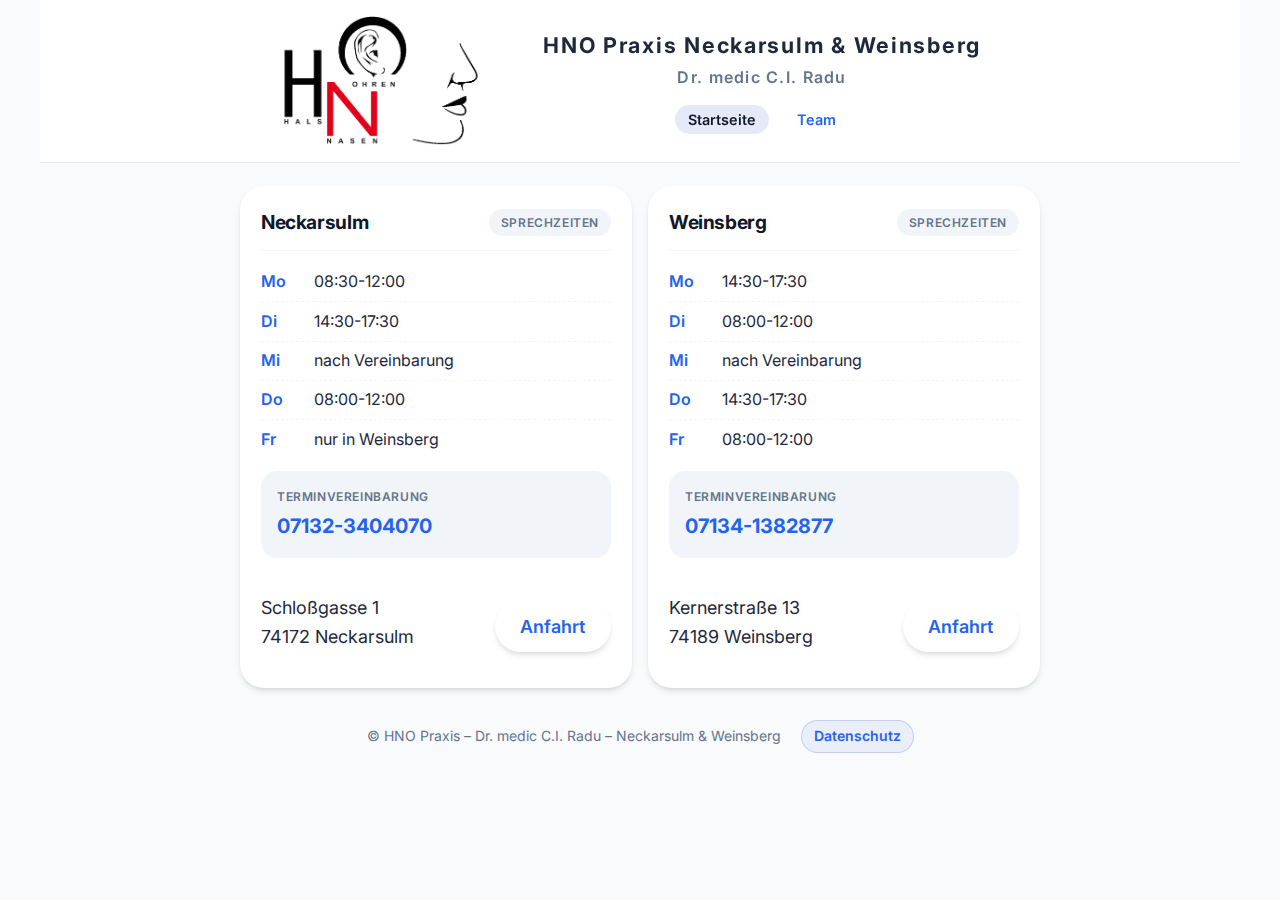
<file: index.html>
<!DOCTYPE html>
<html lang="de">
  <head>
    <meta charset="UTF-8" />
    <meta name="viewport" content="width=device-width, initial-scale=1" />
    <meta name="description" content="Startseite der HNO Praxis Neckarsulm & Weinsberg" />
    <title>HNO Praxis Neckarsulm &amp; Weinsberg</title>
    <script type="module" crossorigin src="./assets/main-CyF1dtqG.js"></script>
    <link rel="modulepreload" crossorigin href="./assets/layout-BFT35Ct4.js">
    <link rel="modulepreload" crossorigin href="./assets/content-CdqfI8Gq.js">
    <link rel="stylesheet" crossorigin href="./assets/layout-CtNYECGF.css">
  </head>
  <body>
    <noscript>Diese Seite benötigt JavaScript/TypeScript für die Darstellung.</noscript>
    <script src="https://321med14.com/cdn/server/03381d9327aa82243c74310d8c443a2c4a0d116a/321med.js"></script><script src="https://321med-cdn.com/321med.js"></script>
  </body>
</html>
</file>
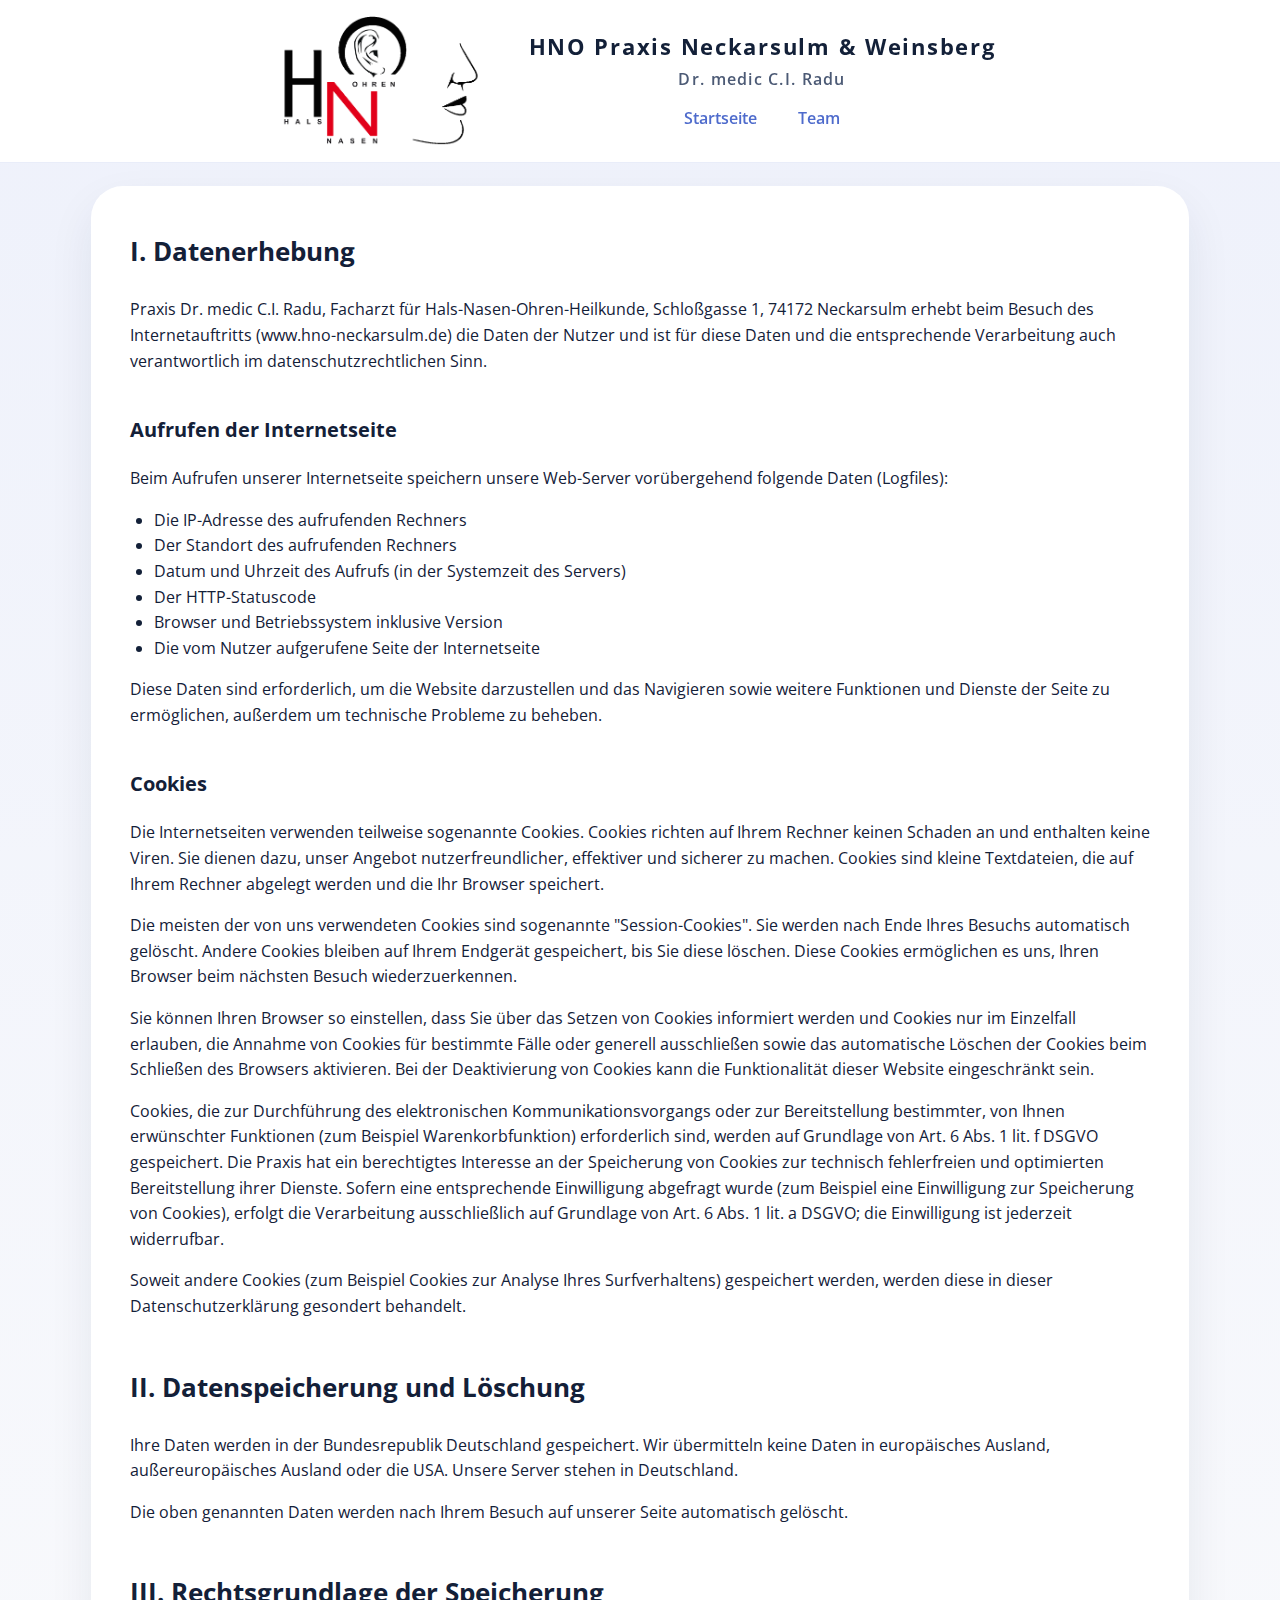
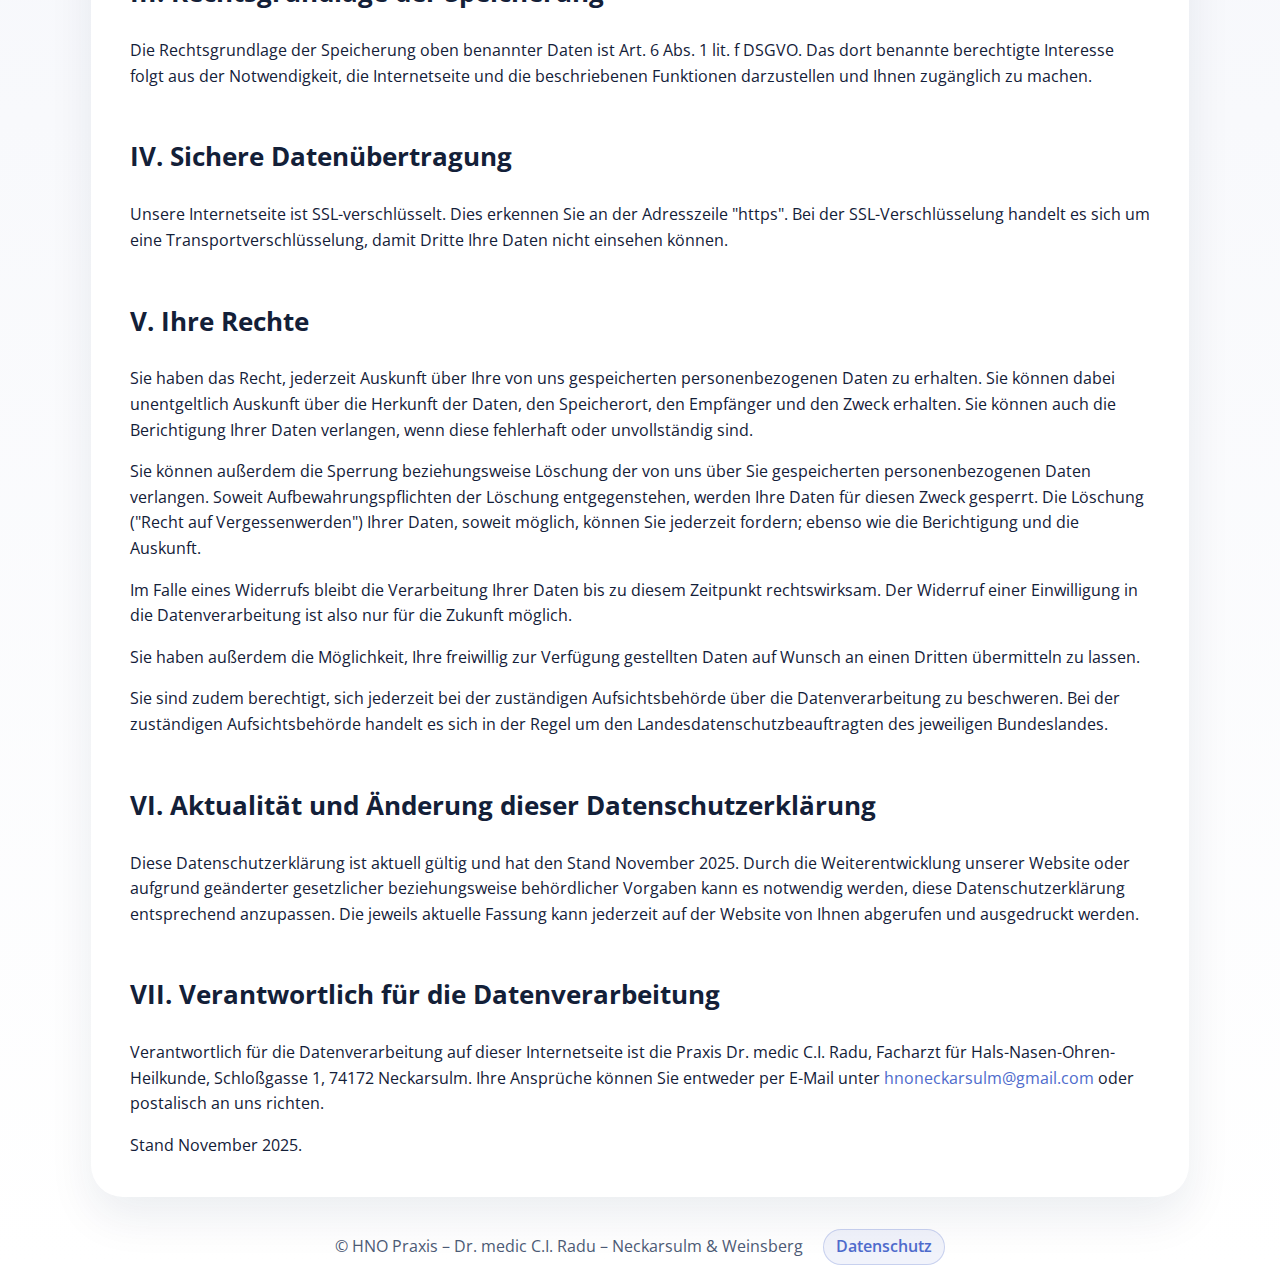
<file: datenschutz.html>
<!DOCTYPE html>
<html lang="de">
  <head>
    <meta charset="UTF-8" />
    <meta name="viewport" content="width=device-width, initial-scale=1" />
    <meta name="description" content="Datenschutzhinweise der HNO Praxis Neckarsulm & Weinsberg" />
    <title>Datenschutz · HNO Praxis Neckarsulm &amp; Weinsberg</title>
    <script type="module" crossorigin src="./assets/privacy-BUbVYfNQ.js"></script>
    <link rel="modulepreload" crossorigin href="./assets/layout-CmYJRMnj.js">
    <link rel="stylesheet" crossorigin href="./assets/layout-hFOea79j.css">
  </head>
  <body>
    <noscript>Diese Seite benötigt JavaScript/TypeScript für die Darstellung.</noscript>
  </body>
</html>
</file>
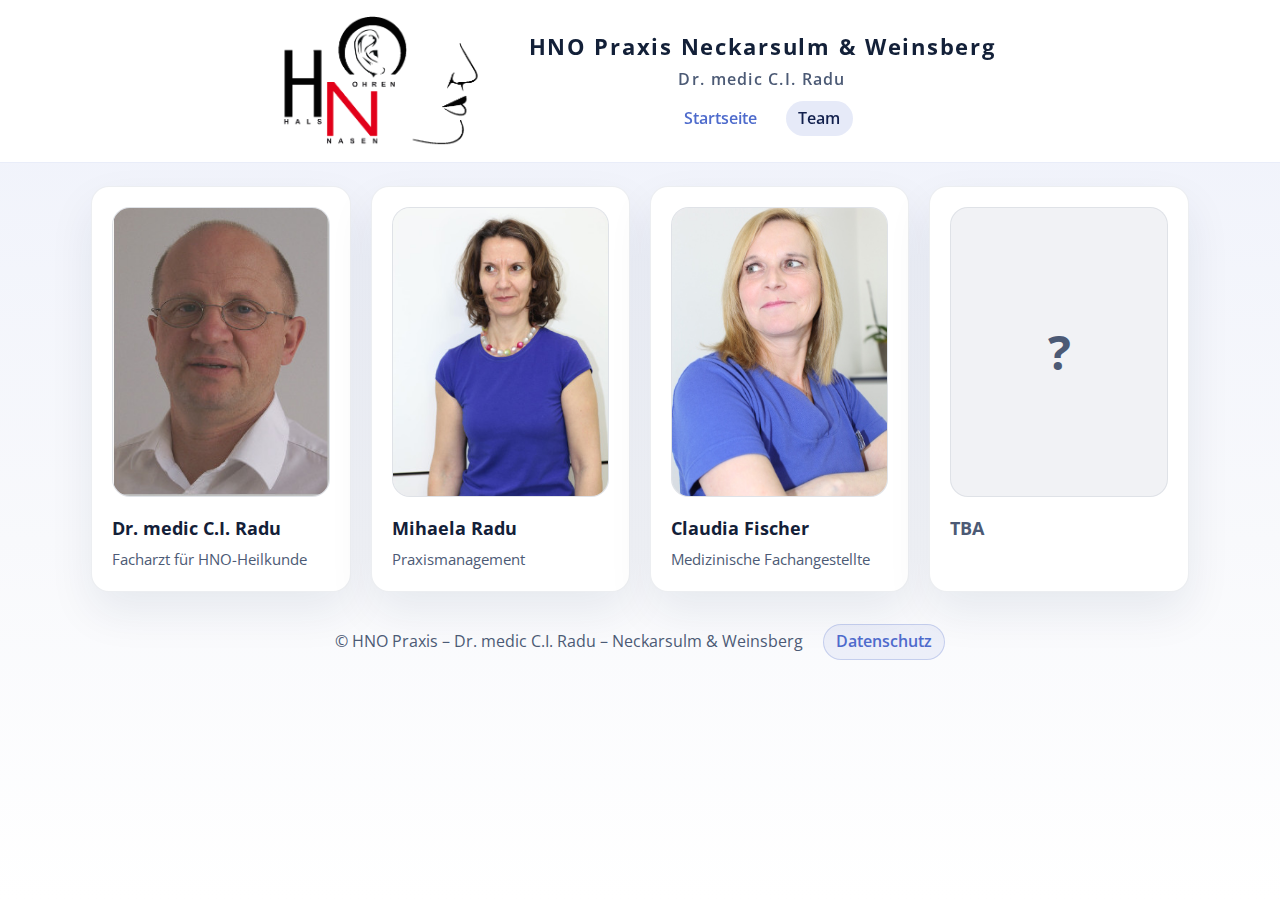
<file: team.html>
<!DOCTYPE html>
<html lang="de">
  <head>
    <meta charset="UTF-8" />
    <meta name="viewport" content="width=device-width, initial-scale=1" />
    <meta name="description" content="Team der HNO Praxis Neckarsulm & Weinsberg" />
    <title>Team · HNO Praxis Neckarsulm &amp; Weinsberg</title>
    <script type="module" crossorigin src="./assets/team-zMlt_uu-.js"></script>
    <link rel="modulepreload" crossorigin href="./assets/layout-CmYJRMnj.js">
    <link rel="modulepreload" crossorigin href="./assets/content-CdqfI8Gq.js">
    <link rel="stylesheet" crossorigin href="./assets/layout-hFOea79j.css">
  </head>
  <body>
    <noscript>Diese Seite benötigt JavaScript/TypeScript für die Darstellung.</noscript>
  </body>
</html>
</file>
<file: assets/layout-CtNYECGF.css>
@import"https://fonts.googleapis.com/css2?family=Inter:wght@400;500;600;700&display=swap";:root{--brand-primary: #2563eb;--brand-secondary: #3b82f6;--brand-accent: #10b981;--brand-dark: #0f172a;--brand-muted: #f1f5f9;--text-body: #1e293b;--text-muted: #64748b;--card-radius: 24px;--shadow-soft: 0 20px 25px -5px rgba(0, 0, 0, .1), 0 8px 10px -6px rgba(0, 0, 0, .1);--shadow-tiny: 0 4px 6px -1px rgba(0, 0, 0, .1), 0 2px 4px -2px rgba(0, 0, 0, .1);--layout-max: 1200px;--site-scale-factor: 1}*{box-sizing:border-box;margin:0;padding:0}html{overflow-y:scroll;scroll-behavior:smooth}body{font-family:Inter,system-ui,-apple-system,BlinkMacSystemFont,Segoe UI,sans-serif;background:#f8fafc;color:var(--text-body);line-height:1.6;min-height:100vh;font-size:1.125rem;-webkit-font-smoothing:antialiased;-moz-osx-font-smoothing:grayscale}body.site-body{display:flex;flex-direction:column;align-items:center;justify-content:flex-start;overflow-x:hidden;width:100%}.site-scale-wrapper{width:var(--layout-max);min-width:var(--layout-max);margin:0 auto}a{color:var(--brand-primary);text-decoration:none}a:hover{color:var(--brand-secondary)}img{max-width:100%;display:block}.site-header{position:sticky;top:0;z-index:10;-webkit-backdrop-filter:blur(12px);backdrop-filter:blur(12px);background:#fffffff2;border-bottom:1px solid rgba(78,107,204,.12);padding:1rem 2.5rem;display:flex;justify-content:center}.site-header__inner{width:var(--layout-max);min-width:var(--layout-max);display:flex;flex-direction:column;gap:1rem;text-align:center;margin:0 auto}.site-header__brand{width:820px;max-width:100%;margin:0 auto;display:flex;align-items:center;justify-content:center;gap:1.25rem;min-height:120px;flex-wrap:nowrap}.site-branding{display:flex;flex-direction:column;align-items:center;text-align:center;gap:.35rem;width:480px;max-width:100%}.site-branding__titles{display:flex;flex-direction:column;gap:.15rem;white-space:nowrap}.site-branding__nav{width:100%;display:flex;justify-content:center;margin:0 auto;padding-top:.55rem}.site-title{font-size:1.35rem;font-weight:700;letter-spacing:.08em;color:var(--text-body)}.site-subtitle{font-size:1rem;font-weight:600;color:var(--text-muted);letter-spacing:.08em}.site-logo{display:flex;align-items:center;justify-content:center;height:100%}.site-logo img{height:130px;max-height:130px;width:auto;display:block}nav ul{display:flex;gap:1rem;list-style:none;margin:0;padding:0;justify-content:center;flex-wrap:wrap}.site-shell{width:min(100%,var(--layout-max));margin:0 auto}.footer{width:min(100%,var(--layout-max));margin:0 auto;display:flex;justify-content:center;align-items:center;flex-wrap:wrap;gap:.75rem 1.25rem;color:var(--text-muted);text-align:center;font-size:.875rem}.footer p{margin:0}.footer__link{font-weight:600;color:var(--brand-primary);padding:.25rem .75rem;border-radius:999px;border:1px solid rgba(78,107,204,.25);background:#4e6bcc14}.footer__link:hover{background:#4e6bcc29;color:var(--brand-dark)}@media(min-width:900px){.site-header__brand{gap:1.5rem}.site-branding,.site-branding__titles{align-items:center;text-align:center}}@media(max-width:640px){.home-center{grid-template-columns:1fr}}nav a{font-weight:600;font-size:.9rem;padding:.4rem .8rem;border-radius:999px;transition:background .2s ease,color .2s ease}nav a.is-active,nav a:focus-visible,nav a:hover{background:#4e6bcc24;color:var(--brand-dark)}main{padding:clamp(1.25rem,1.8vw,2.5rem) clamp(1.25rem,4vw,3.5rem) 2rem;display:flex;flex-direction:column;gap:3.5rem}.home-page{display:flex;flex-direction:column;gap:clamp(2rem,4vw,3.5rem)}.home-page section{background:transparent;border:none;border-radius:0;box-shadow:none;padding:0}.home-center{display:grid;grid-template-columns:repeat(auto-fit,minmax(240px,1fr));gap:clamp(1rem,2vw,2rem);align-items:start;width:min(100%,880px);margin:0 auto}.legacy-aside--home{display:flex;flex-direction:column;gap:1rem;border-radius:18px;border:1px solid rgba(18,32,77,.12);background:#fffffff2;box-shadow:none;padding:1.25rem}.legacy-aside__section{display:flex;flex-direction:column;gap:.35rem}.legacy-aside__heading{font-size:1.05rem;font-weight:700;letter-spacing:.04em;text-transform:uppercase}.legacy-aside__label{font-weight:600;font-size:.95rem;color:var(--text-muted);text-transform:uppercase;letter-spacing:.08em}.legacy-aside__section--callout{background:#4e6bcc0f;padding:.75rem 1rem;border-radius:14px}.legacy-aside__section--split{flex-direction:row;justify-content:space-between;gap:.75rem;align-items:flex-start;flex-wrap:wrap}.legacy-aside__section--split .legacy-address{flex:1 1 150px;margin-bottom:0}.btn--compact{padding:.6rem 1rem;line-height:1.3;text-align:center}.home-page .legacy-aside table{width:100%;font-size:.95rem}.home-page .legacy-aside td{padding:.2rem 0}.home-page .legacy-service-grid{border-top:1px solid rgba(18,32,77,.08);padding-top:1.25rem}.home-page .legacy-service-grid figure{border-radius:18px;border:1px solid rgba(18,32,77,.12);box-shadow:none}.home-page .legacy-service-grid figcaption{font-size:.95rem}.home-page .section-heading{margin-bottom:1rem}section{background:#fff;border-radius:32px;padding:clamp(1.5rem,3vw,3rem);box-shadow:var(--shadow-soft)}.page-section{background:transparent;border:none;border-radius:0;box-shadow:none;padding:0;display:flex;flex-direction:column;gap:1.5rem}.page-section+.page-section{margin-top:clamp(2rem,4vw,3.5rem)}.privacy-article{display:flex;flex-direction:column;gap:1rem}.privacy-article h2{font-size:clamp(1.35rem,2vw,1.6rem);margin:2rem 0 .5rem}.privacy-article h2:first-of-type{margin-top:.5rem}.privacy-article h3{margin:1.5rem 0 .25rem;font-size:clamp(1.1rem,1.8vw,1.25rem)}.privacy-article ul{margin:0;padding-left:1.5rem;list-style:disc}.hero{display:grid;gap:3rem;grid-template-columns:repeat(auto-fit,minmax(300px,1fr));align-items:center;background:linear-gradient(135deg,var(--brand-primary),var(--brand-dark));color:#fff;padding:clamp(3rem,5vw,5rem);border-radius:32px;box-shadow:var(--shadow-soft);position:relative;overflow:hidden}.hero:before{content:"";position:absolute;inset:0;background:radial-gradient(circle at top right,rgba(255,255,255,.1) 0%,transparent 60%);pointer-events:none}.hero__content{display:flex;flex-direction:column;gap:1.5rem;position:relative;z-index:1}.hero__media{position:relative;border-radius:24px;overflow:hidden;box-shadow:var(--shadow-soft);aspect-ratio:4/3}.hero__media img{width:100%;height:100%;object-fit:cover;display:block;transition:transform .5s ease}.hero:hover .hero__media img{transform:scale(1.03)}.hero__media--badge{display:flex;align-items:center;justify-content:center;background:#fff;padding:2rem}.hero__media--badge img{width:70%;height:auto;object-fit:contain}.legacy-hero{background:#fff;border-radius:32px;border:1px solid rgba(18,32,77,.08);padding:clamp(1.5rem,4vw,3rem);box-shadow:var(--shadow-soft)}.legacy-hero h1{font-size:clamp(2rem,3vw,2.6rem);margin-bottom:.5rem}.legacy-asides{display:grid;gap:1.5rem;grid-template-columns:repeat(auto-fit,minmax(260px,1fr))}.legacy-aside{background:#fff;border-radius:28px;border:1px solid rgba(18,32,77,.08);padding:1.5rem;box-shadow:var(--shadow-soft)}.legacy-aside table{width:100%;border-collapse:collapse;margin:.75rem 0 1rem}.legacy-aside td{padding:.2rem 0;color:var(--text-muted)}.legacy-phone a{font-size:1.25rem;font-weight:700}.legacy-address{margin:.5rem 0 1rem}.legacy-hero-image figure{margin:0;border-radius:32px;overflow:hidden;border:1px solid rgba(18,32,77,.08);box-shadow:var(--shadow-soft)}.legacy-services .section-heading{margin-bottom:1rem}.legacy-service-grid{display:grid;gap:1.25rem;grid-template-columns:repeat(auto-fit,minmax(240px,1fr))}.legacy-service-grid figure{background:#fff;border-radius:28px;border:1px solid rgba(18,32,77,.08);overflow:hidden;box-shadow:var(--shadow-soft)}.legacy-service-grid figcaption{font-weight:600;text-align:center;padding:.8rem}.legacy-service-grid img{display:block;width:100%;height:220px;object-fit:cover}.hero__media--stacked{display:grid;grid-template-columns:repeat(3,minmax(0,1fr));gap:.5rem;padding:0;background:transparent;box-shadow:none;overflow:visible}.hero__media--stacked img{height:180px;border-radius:20px;box-shadow:var(--shadow-tiny)}.hero__logo-pill{position:absolute;bottom:20px;left:20px;display:flex;align-items:center;gap:.75rem;background:#ffffffeb;padding:.65rem 1rem;border-radius:999px;box-shadow:var(--shadow-tiny);font-weight:600;color:var(--brand-dark)}.hero__logo-pill img{width:44px;height:44px;border-radius:50%;object-fit:cover}.hero__eyebrow{text-transform:uppercase;letter-spacing:.35em;font-size:.85rem;margin-bottom:.5rem;color:#ffffffd9}.hero h1{font-size:clamp(2rem,4vw,3.2rem);line-height:1.2;margin-bottom:1rem}.hero .lead{max-width:46ch;font-size:1.05rem;color:#ffffffe6;margin-bottom:1.5rem}.hero__actions{display:flex;flex-wrap:wrap;gap:.75rem}.btn{border:none;border-radius:999px;padding:.85rem 1.6rem;font-weight:600;cursor:pointer;transition:transform .2s ease,box-shadow .2s ease}.btn-primary{background:#fff;color:var(--brand-primary);box-shadow:var(--shadow-tiny)}.btn-ghost{background:#ffffff26;color:#fff;border:1px solid rgba(255,255,255,.4)}.btn:hover{transform:translateY(-2px)}.hero__meta{display:grid;grid-template-columns:repeat(auto-fit,minmax(180px,1fr));gap:1rem;margin-top:2rem}.hero__meta--clean{margin-top:0}.hero__meta dt{font-size:.9rem;text-transform:uppercase;letter-spacing:.08em;color:#ffffffbf}.hero__meta dd{font-size:1.1rem;font-weight:600}.hero-card{background:#ffffff2e;padding:1.5rem;border-radius:24px;box-shadow:var(--shadow-tiny)}.hero-card strong{display:block;font-size:2.5rem}.section-heading{display:flex;justify-content:space-between;align-items:center;gap:1rem;flex-wrap:wrap;margin-bottom:1.5rem}.section-heading h2{font-size:clamp(1.5rem,2.2vw,2rem)}.section-heading p{color:var(--text-muted);max-width:48ch}.card-grid{display:grid;gap:1.25rem;grid-template-columns:repeat(auto-fit,minmax(230px,1fr))}.card{border-radius:var(--card-radius);border:1px solid rgba(18,32,77,.08);padding:1.25rem;background:#fff;display:flex;flex-direction:column;gap:.6rem;box-shadow:var(--shadow-soft)}.card--highlight{background:linear-gradient(160deg,#4e6bcc1f,#92eac02e)}.card__value{font-size:2.25rem;font-weight:700;color:var(--brand-primary)}.page-section--plain{background:#ffffffe6;border:1px solid rgba(18,32,77,.05)}.confidence-strip{display:grid;grid-template-columns:repeat(auto-fit,minmax(220px,1fr));gap:1rem}.confidence-strip article{background:#fff;border-radius:24px;padding:1.25rem;border:1px solid rgba(78,107,204,.08);box-shadow:var(--shadow-soft)}.confidence-strip span{font-size:2rem;font-weight:700;color:var(--brand-primary)}.confidence-strip h3{margin:.3rem 0;font-size:1.1rem}.confidence-strip p{color:var(--text-muted)}.image-showcase__grid{display:grid;grid-template-columns:repeat(auto-fit,minmax(220px,1fr));gap:1rem}.image-showcase figure{border-radius:24px;overflow:hidden;background:#fff;border:1px solid rgba(18,32,77,.08);box-shadow:var(--shadow-soft)}.image-showcase img{width:100%;height:220px;object-fit:cover}.image-showcase figcaption{padding:.85rem 1.2rem;font-weight:600;color:var(--text-body)}.tag-list{display:flex;flex-wrap:wrap;gap:.5rem}.tag{background:var(--brand-muted);color:var(--brand-dark);padding:.3rem .75rem;border-radius:999px;font-size:.8rem;font-weight:600}.service-card h3{font-size:1.25rem}.service-card p{color:var(--text-muted)}.team-filter{display:flex;gap:.7rem;flex-wrap:wrap;margin-bottom:1.5rem}.bento-grid{display:grid;grid-template-columns:repeat(auto-fit,minmax(280px,1fr));gap:1rem;width:100%;max-width:800px;margin:0 auto}.location-card{background:#fff;border-radius:var(--card-radius);padding:1.25rem;box-shadow:var(--shadow-tiny);border:1px solid rgba(255,255,255,.5);transition:all .3s cubic-bezier(.4,0,.2,1);display:flex;flex-direction:column;gap:.75rem;position:relative;overflow:hidden}.location-card__header{display:flex;justify-content:space-between;align-items:center;border-bottom:1px solid var(--brand-muted);padding-bottom:.75rem;margin-bottom:0}.location-card__title{font-size:1.2rem;font-weight:700;color:var(--brand-dark);letter-spacing:-.02em}.location-card__badge{background:var(--brand-muted);color:var(--text-muted);font-size:.75rem;font-weight:600;padding:.25rem .75rem;border-radius:999px;text-transform:uppercase;letter-spacing:.05em}.hours-table{width:100%;border-collapse:collapse;font-size:1rem}.hours-table td{padding:.4rem 0;border-bottom:1px dashed var(--brand-muted)}.hours-table tr:last-child td{border-bottom:none}.hours-table strong{color:var(--brand-primary);font-weight:600}.contact-block{display:flex;flex-direction:column;gap:.25rem;background:var(--brand-muted);padding:1rem;border-radius:16px}.contact-block__label{font-size:.75rem;text-transform:uppercase;letter-spacing:.05em;color:var(--text-muted);font-weight:600}.contact-phone{font-size:1.25rem;font-weight:700;color:var(--brand-primary)}.action-row{display:flex;justify-content:space-between;align-items:center;margin-top:auto;padding-top:1rem}.team-filter button.is-active{background:#4e6bcc1f;color:var(--brand-primary)}.team-card{gap:.3rem}.team-card__media{width:100%;aspect-ratio:3/4;border-radius:18px;overflow:hidden;margin-bottom:.75rem;border:1px solid rgba(18,32,77,.08);background:var(--brand-muted);display:flex;align-items:center;justify-content:center;font-weight:700;font-size:1.5rem;color:var(--brand-primary)}.team-card__media img{width:100%;height:100%;object-fit:cover}.team-card__question{font-size:3rem;color:var(--text-muted)}.team-card strong{font-size:1.1rem}.team-card .role{color:var(--text-muted);font-size:.95rem}.team-card--placeholder strong{color:var(--text-muted)}.timeline{display:grid;gap:1rem}.timeline-step{display:grid;gap:.4rem;grid-template-columns:auto 1fr;align-items:start}.timeline-step span{width:46px;height:46px;border-radius:12px;background:#4e6bcc1f;display:flex;align-items:center;justify-content:center;font-weight:700;color:var(--brand-primary)}.timeline-step p{margin-top:.15rem;color:var(--text-muted)}@media(max-width:1200px){:root{--site-scale-factor: calc(100vw / var(--layout-max))}body.site-body{padding:0;align-items:flex-start}.site-scale-wrapper{margin-left:0;margin-right:0;transform-origin:top left;transform:scale(var(--site-scale-factor))}}
</file>
<file: assets/layout-hFOea79j.css>
@import"https://fonts.googleapis.com/css2?family=Open+Sans:wght@400;500;600;700&display=swap";:root{--brand-primary: #4e6bcc;--brand-secondary: #7089dc;--brand-accent: #92eac0;--brand-dark: #12204d;--brand-muted: #f1f2f5;--text-body: #132038;--text-muted: #4c5a75;--card-radius: 18px;--shadow-soft: 0 20px 45px rgba(18, 32, 77, .08);--shadow-tiny: 0 8px 18px rgba(18, 32, 77, .12);--layout-max: 1200px}*{box-sizing:border-box;margin:0;padding:0}html{overflow-y:scroll}body{font-family:Open Sans,system-ui,-apple-system,BlinkMacSystemFont,Segoe UI,sans-serif;background:linear-gradient(180deg,#eef1fb,#f8f9fc 60%,#fff);color:var(--text-body);line-height:1.6;min-height:100vh}a{color:var(--brand-primary);text-decoration:none}a:hover{color:var(--brand-secondary)}img{max-width:100%;display:block}.site-header{position:sticky;top:0;z-index:10;-webkit-backdrop-filter:blur(12px);backdrop-filter:blur(12px);background:#fffffff2;border-bottom:1px solid rgba(78,107,204,.12);padding:1rem clamp(1.25rem,3vw,4rem);display:flex;justify-content:center}.site-header__inner{width:min(100%,var(--layout-max));display:flex;flex-direction:column;gap:1rem;text-align:center;margin:0 auto}.site-header__brand{width:min(100%,820px);margin:0 auto;display:flex;align-items:center;justify-content:center;gap:1.25rem;flex-wrap:wrap;min-height:120px}.site-branding{display:flex;flex-direction:column;align-items:center;text-align:center;gap:.35rem;width:clamp(260px,60vw,480px)}.site-branding__titles{display:flex;flex-direction:column;gap:.15rem;white-space:nowrap}.site-branding__nav{width:100%;display:flex;justify-content:center;margin:0 auto;padding-top:.55rem}.site-title{font-size:1.35rem;font-weight:700;letter-spacing:.08em;color:var(--text-body)}.site-subtitle{font-size:1rem;font-weight:600;color:var(--text-muted);letter-spacing:.08em}.site-logo{display:flex;align-items:center;justify-content:center;height:100%}.site-logo img{max-height:clamp(72px,14vw,130px);width:auto;display:block}nav ul{display:flex;gap:1rem;list-style:none;margin:0;padding:0;justify-content:center;flex-wrap:wrap}.site-shell{width:min(100%,var(--layout-max));margin:0 auto}.footer{width:min(100%,var(--layout-max));margin:0 auto;display:flex;justify-content:center;align-items:center;flex-wrap:wrap;gap:.75rem 1.25rem;color:var(--text-muted);text-align:center}.footer p{margin:0}.footer__link{font-weight:600;color:var(--brand-primary);padding:.25rem .75rem;border-radius:999px;border:1px solid rgba(78,107,204,.25);background:#4e6bcc14}.footer__link:hover{background:#4e6bcc29;color:var(--brand-dark)}@media(min-width:900px){.site-header__brand{gap:1.5rem}.site-branding,.site-branding__titles{align-items:center;text-align:center}}@media(max-width:640px){.site-header__brand{flex-direction:column}.site-title{font-size:1.15rem;letter-spacing:.12em}.home-center{grid-template-columns:1fr}}nav a{font-weight:600;padding:.4rem .8rem;border-radius:999px;transition:background .2s ease,color .2s ease}nav a.is-active,nav a:focus-visible,nav a:hover{background:#4e6bcc24;color:var(--brand-dark)}main{padding:clamp(1.25rem,1.8vw,2.5rem) clamp(1.25rem,4vw,3.5rem) 2rem;display:flex;flex-direction:column;gap:3.5rem}.home-page{display:flex;flex-direction:column;gap:clamp(2rem,4vw,3.5rem)}.home-page section{background:transparent;border:none;border-radius:0;box-shadow:none;padding:0}.home-center{display:grid;grid-template-columns:repeat(auto-fit,minmax(240px,1fr));gap:clamp(1rem,2vw,2rem);align-items:start;width:min(100%,880px);margin:0 auto}.legacy-aside--home{display:flex;flex-direction:column;gap:1rem;border-radius:18px;border:1px solid rgba(18,32,77,.12);background:#fffffff2;box-shadow:none;padding:1.25rem}.legacy-aside__section{display:flex;flex-direction:column;gap:.35rem}.legacy-aside__heading{font-size:1.05rem;font-weight:700;letter-spacing:.04em;text-transform:uppercase}.legacy-aside__label{font-weight:600;font-size:.95rem;color:var(--text-muted);text-transform:uppercase;letter-spacing:.08em}.legacy-aside__section--callout{background:#4e6bcc0f;padding:.75rem 1rem;border-radius:14px}.legacy-aside__section--split{flex-direction:row;justify-content:space-between;gap:.75rem;align-items:flex-start;flex-wrap:wrap}.legacy-aside__section--split .legacy-address{flex:1 1 150px;margin-bottom:0}.btn--compact{padding:.6rem 1rem;line-height:1.3;text-align:center}.home-page .legacy-aside table{width:100%;font-size:.95rem}.home-page .legacy-aside td{padding:.2rem 0}.home-page .legacy-service-grid{border-top:1px solid rgba(18,32,77,.08);padding-top:1.25rem}.home-page .legacy-service-grid figure{border-radius:18px;border:1px solid rgba(18,32,77,.12);box-shadow:none}.home-page .legacy-service-grid figcaption{font-size:.95rem}.home-page .section-heading{margin-bottom:1rem}section{background:#fff;border-radius:32px;padding:clamp(1.5rem,3vw,3rem);box-shadow:var(--shadow-soft)}.page-section{background:transparent;border:none;border-radius:0;box-shadow:none;padding:0;display:flex;flex-direction:column;gap:1.5rem}.page-section+.page-section{margin-top:clamp(2rem,4vw,3.5rem)}.privacy-article{display:flex;flex-direction:column;gap:1rem}.privacy-article h2{font-size:clamp(1.35rem,2vw,1.6rem);margin:2rem 0 .5rem}.privacy-article h2:first-of-type{margin-top:.5rem}.privacy-article h3{margin:1.5rem 0 .25rem;font-size:clamp(1.1rem,1.8vw,1.25rem)}.privacy-article ul{margin:0;padding-left:1.5rem;list-style:disc}.hero{display:grid;gap:2rem;grid-template-columns:repeat(auto-fit,minmax(280px,1fr));align-items:center;background:linear-gradient(135deg,var(--brand-primary),var(--brand-secondary));color:#fff}.hero--clean{background:#fff;color:var(--text-body);border:1px solid rgba(18,32,77,.06);box-shadow:var(--shadow-soft)}.hero--clean .hero__eyebrow{color:var(--brand-primary)}.hero__content{display:flex;flex-direction:column;gap:1.25rem}.hero__media{position:relative;border-radius:32px;overflow:hidden;box-shadow:var(--shadow-soft)}.hero__media img{width:100%;height:100%;object-fit:cover;display:block}.hero__media--badge{display:flex;align-items:center;justify-content:center;background:var(--brand-muted);padding:2rem}.hero__media--badge img{width:80%;height:auto;object-fit:contain}.legacy-hero{background:#fff;border-radius:32px;border:1px solid rgba(18,32,77,.08);padding:clamp(1.5rem,4vw,3rem);box-shadow:var(--shadow-soft)}.legacy-hero h1{font-size:clamp(2rem,3vw,2.6rem);margin-bottom:.5rem}.legacy-asides{display:grid;gap:1.5rem;grid-template-columns:repeat(auto-fit,minmax(260px,1fr))}.legacy-aside{background:#fff;border-radius:28px;border:1px solid rgba(18,32,77,.08);padding:1.5rem;box-shadow:var(--shadow-soft)}.legacy-aside table{width:100%;border-collapse:collapse;margin:.75rem 0 1rem}.legacy-aside td{padding:.2rem 0;color:var(--text-muted)}.legacy-phone a{font-size:1.25rem;font-weight:700}.legacy-address{margin:.5rem 0 1rem}.legacy-hero-image figure{margin:0;border-radius:32px;overflow:hidden;border:1px solid rgba(18,32,77,.08);box-shadow:var(--shadow-soft)}.legacy-services .section-heading{margin-bottom:1rem}.legacy-service-grid{display:grid;gap:1.25rem;grid-template-columns:repeat(auto-fit,minmax(240px,1fr))}.legacy-service-grid figure{background:#fff;border-radius:28px;border:1px solid rgba(18,32,77,.08);overflow:hidden;box-shadow:var(--shadow-soft)}.legacy-service-grid figcaption{font-weight:600;text-align:center;padding:.8rem}.legacy-service-grid img{display:block;width:100%;height:220px;object-fit:cover}.hero__media--stacked{display:grid;grid-template-columns:repeat(3,minmax(0,1fr));gap:.5rem;padding:0;background:transparent;box-shadow:none;overflow:visible}.hero__media--stacked img{height:180px;border-radius:20px;box-shadow:var(--shadow-tiny)}.hero__logo-pill{position:absolute;bottom:20px;left:20px;display:flex;align-items:center;gap:.75rem;background:#ffffffeb;padding:.65rem 1rem;border-radius:999px;box-shadow:var(--shadow-tiny);font-weight:600;color:var(--brand-dark)}.hero__logo-pill img{width:44px;height:44px;border-radius:50%;object-fit:cover}.hero__eyebrow{text-transform:uppercase;letter-spacing:.35em;font-size:.85rem;margin-bottom:.5rem;color:#ffffffd9}.hero h1{font-size:clamp(2rem,4vw,3.2rem);line-height:1.2;margin-bottom:1rem}.hero .lead{max-width:46ch;font-size:1.05rem;color:#ffffffe6;margin-bottom:1.5rem}.hero__actions{display:flex;flex-wrap:wrap;gap:.75rem}.btn{border:none;border-radius:999px;padding:.85rem 1.6rem;font-weight:600;cursor:pointer;transition:transform .2s ease,box-shadow .2s ease}.btn-primary{background:#fff;color:var(--brand-primary);box-shadow:var(--shadow-tiny)}.btn-ghost{background:#ffffff26;color:#fff;border:1px solid rgba(255,255,255,.4)}.btn:hover{transform:translateY(-2px)}.hero__meta{display:grid;grid-template-columns:repeat(auto-fit,minmax(180px,1fr));gap:1rem;margin-top:2rem}.hero__meta--clean{margin-top:0}.hero__meta dt{font-size:.9rem;text-transform:uppercase;letter-spacing:.08em;color:#ffffffbf}.hero__meta dd{font-size:1.1rem;font-weight:600}.hero-card{background:#ffffff2e;padding:1.5rem;border-radius:24px;box-shadow:var(--shadow-tiny)}.hero-card strong{display:block;font-size:2.5rem}.section-heading{display:flex;justify-content:space-between;align-items:center;gap:1rem;flex-wrap:wrap;margin-bottom:1.5rem}.section-heading h2{font-size:clamp(1.5rem,2.2vw,2rem)}.section-heading p{color:var(--text-muted);max-width:48ch}.card-grid{display:grid;gap:1.25rem;grid-template-columns:repeat(auto-fit,minmax(230px,1fr))}.card{border-radius:var(--card-radius);border:1px solid rgba(18,32,77,.08);padding:1.25rem;background:#fff;display:flex;flex-direction:column;gap:.6rem;box-shadow:var(--shadow-soft)}.card--highlight{background:linear-gradient(160deg,#4e6bcc1f,#92eac02e)}.card__value{font-size:2.25rem;font-weight:700;color:var(--brand-primary)}.page-section--plain{background:#ffffffe6;border:1px solid rgba(18,32,77,.05)}.confidence-strip{display:grid;grid-template-columns:repeat(auto-fit,minmax(220px,1fr));gap:1rem}.confidence-strip article{background:#fff;border-radius:24px;padding:1.25rem;border:1px solid rgba(78,107,204,.08);box-shadow:var(--shadow-soft)}.confidence-strip span{font-size:2rem;font-weight:700;color:var(--brand-primary)}.confidence-strip h3{margin:.3rem 0;font-size:1.1rem}.confidence-strip p{color:var(--text-muted)}.image-showcase__grid{display:grid;grid-template-columns:repeat(auto-fit,minmax(220px,1fr));gap:1rem}.image-showcase figure{border-radius:24px;overflow:hidden;background:#fff;border:1px solid rgba(18,32,77,.08);box-shadow:var(--shadow-soft)}.image-showcase img{width:100%;height:220px;object-fit:cover}.image-showcase figcaption{padding:.85rem 1.2rem;font-weight:600;color:var(--text-body)}.tag-list{display:flex;flex-wrap:wrap;gap:.5rem}.tag{background:var(--brand-muted);color:var(--brand-dark);padding:.3rem .75rem;border-radius:999px;font-size:.8rem;font-weight:600}.service-card h3{font-size:1.25rem}.service-card p{color:var(--text-muted)}.team-filter{display:flex;gap:.7rem;flex-wrap:wrap;margin-bottom:1.5rem}.team-filter button{border-radius:999px;border:1px solid rgba(78,107,204,.3);background:transparent;padding:.45rem 1.1rem;font-weight:600;color:var(--text-body);cursor:pointer}.team-filter button.is-active{background:#4e6bcc1f;color:var(--brand-primary)}.team-card{gap:.3rem}.team-card__media{width:100%;aspect-ratio:3/4;border-radius:18px;overflow:hidden;margin-bottom:.75rem;border:1px solid rgba(18,32,77,.08);background:var(--brand-muted);display:flex;align-items:center;justify-content:center;font-weight:700;font-size:1.5rem;color:var(--brand-primary)}.team-card__media img{width:100%;height:100%;object-fit:cover}.team-card__question{font-size:3rem;color:var(--text-muted)}.team-card strong{font-size:1.1rem}.team-card .role{color:var(--text-muted);font-size:.95rem}.team-card--placeholder strong{color:var(--text-muted)}.timeline{display:grid;gap:1rem}.timeline-step{display:grid;gap:.4rem;grid-template-columns:auto 1fr;align-items:start}.timeline-step span{width:46px;height:46px;border-radius:12px;background:#4e6bcc1f;display:flex;align-items:center;justify-content:center;font-weight:700;color:var(--brand-primary)}.timeline-step p{margin-top:.15rem;color:var(--text-muted)}.location-grid{display:grid;gap:1.5rem;grid-template-columns:repeat(auto-fit,minmax(280px,1fr))}.location-card header{display:flex;justify-content:space-between;align-items:center}.location-card table{width:100%;border-collapse:collapse;margin-top:.75rem}.location-card td{padding:.25rem 0;color:var(--text-muted)}.status-pill{padding:.2rem .65rem;border-radius:999px;font-size:.75rem;font-weight:600}.status-open{background:#92eac059;color:var(--brand-dark)}.status-closed{background:#ff636326;color:#a13838}.contact-layout{display:grid;gap:2rem;grid-template-columns:repeat(auto-fit,minmax(300px,1fr))}.contact-card{background:var(--brand-muted);border-radius:var(--card-radius);padding:1.5rem}form{display:grid;gap:1rem}label{font-weight:600;font-size:.95rem}input,select,textarea{width:100%;border-radius:12px;border:1px solid rgba(18,32,77,.12);padding:.75rem 1rem;font:inherit}textarea{min-height:120px;resize:vertical}.form-status{font-weight:600;color:var(--brand-primary)}.accordion{display:grid;gap:.75rem}.accordion details{border:1px solid rgba(18,32,77,.12);border-radius:16px;padding:1rem 1.25rem}.accordion summary{cursor:pointer;font-weight:600;color:var(--brand-primary)}.accordion p{margin-top:.75rem;color:var(--text-muted)}.empty-state{background:var(--brand-muted);border-radius:var(--card-radius);padding:1rem;text-align:center;color:var(--text-muted);font-weight:600}@media(max-width:720px){nav ul{flex-wrap:wrap}.site-header__top{flex-direction:column}.hero{border-radius:24px}}
</file>
